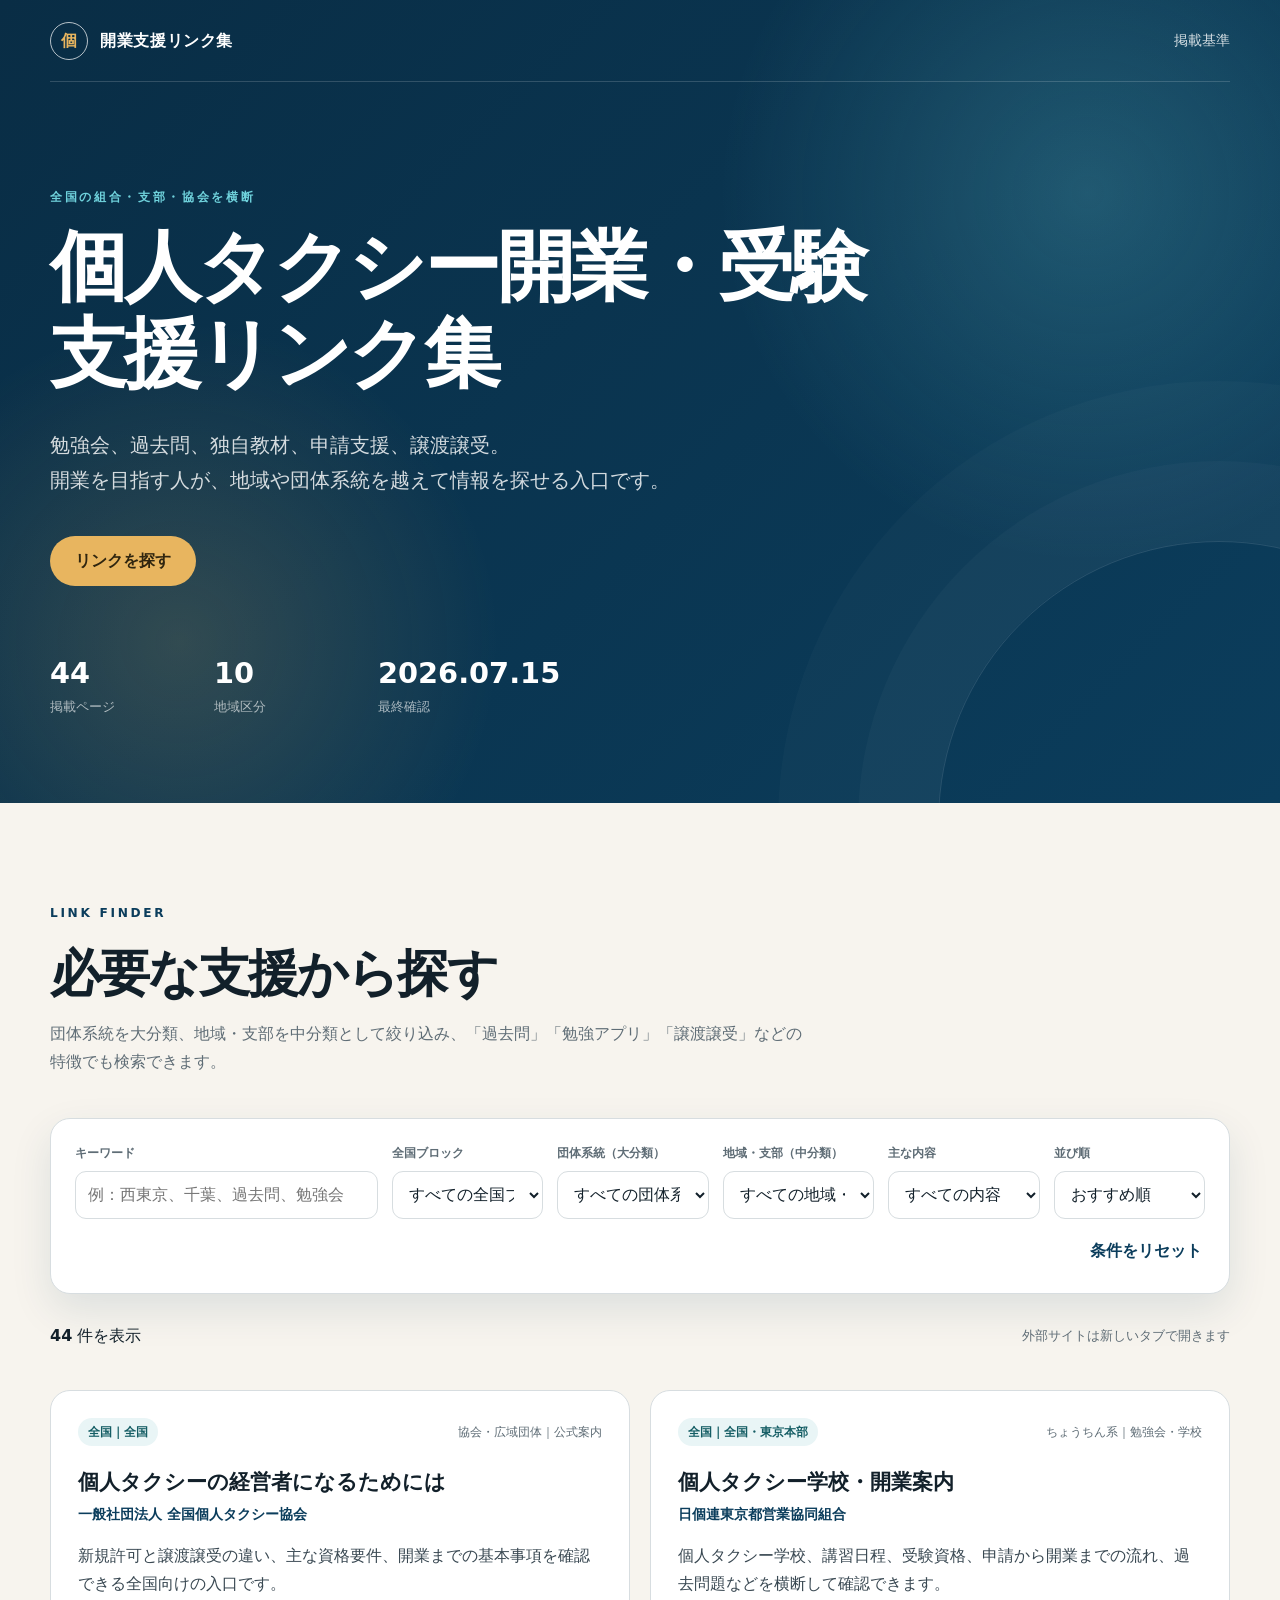
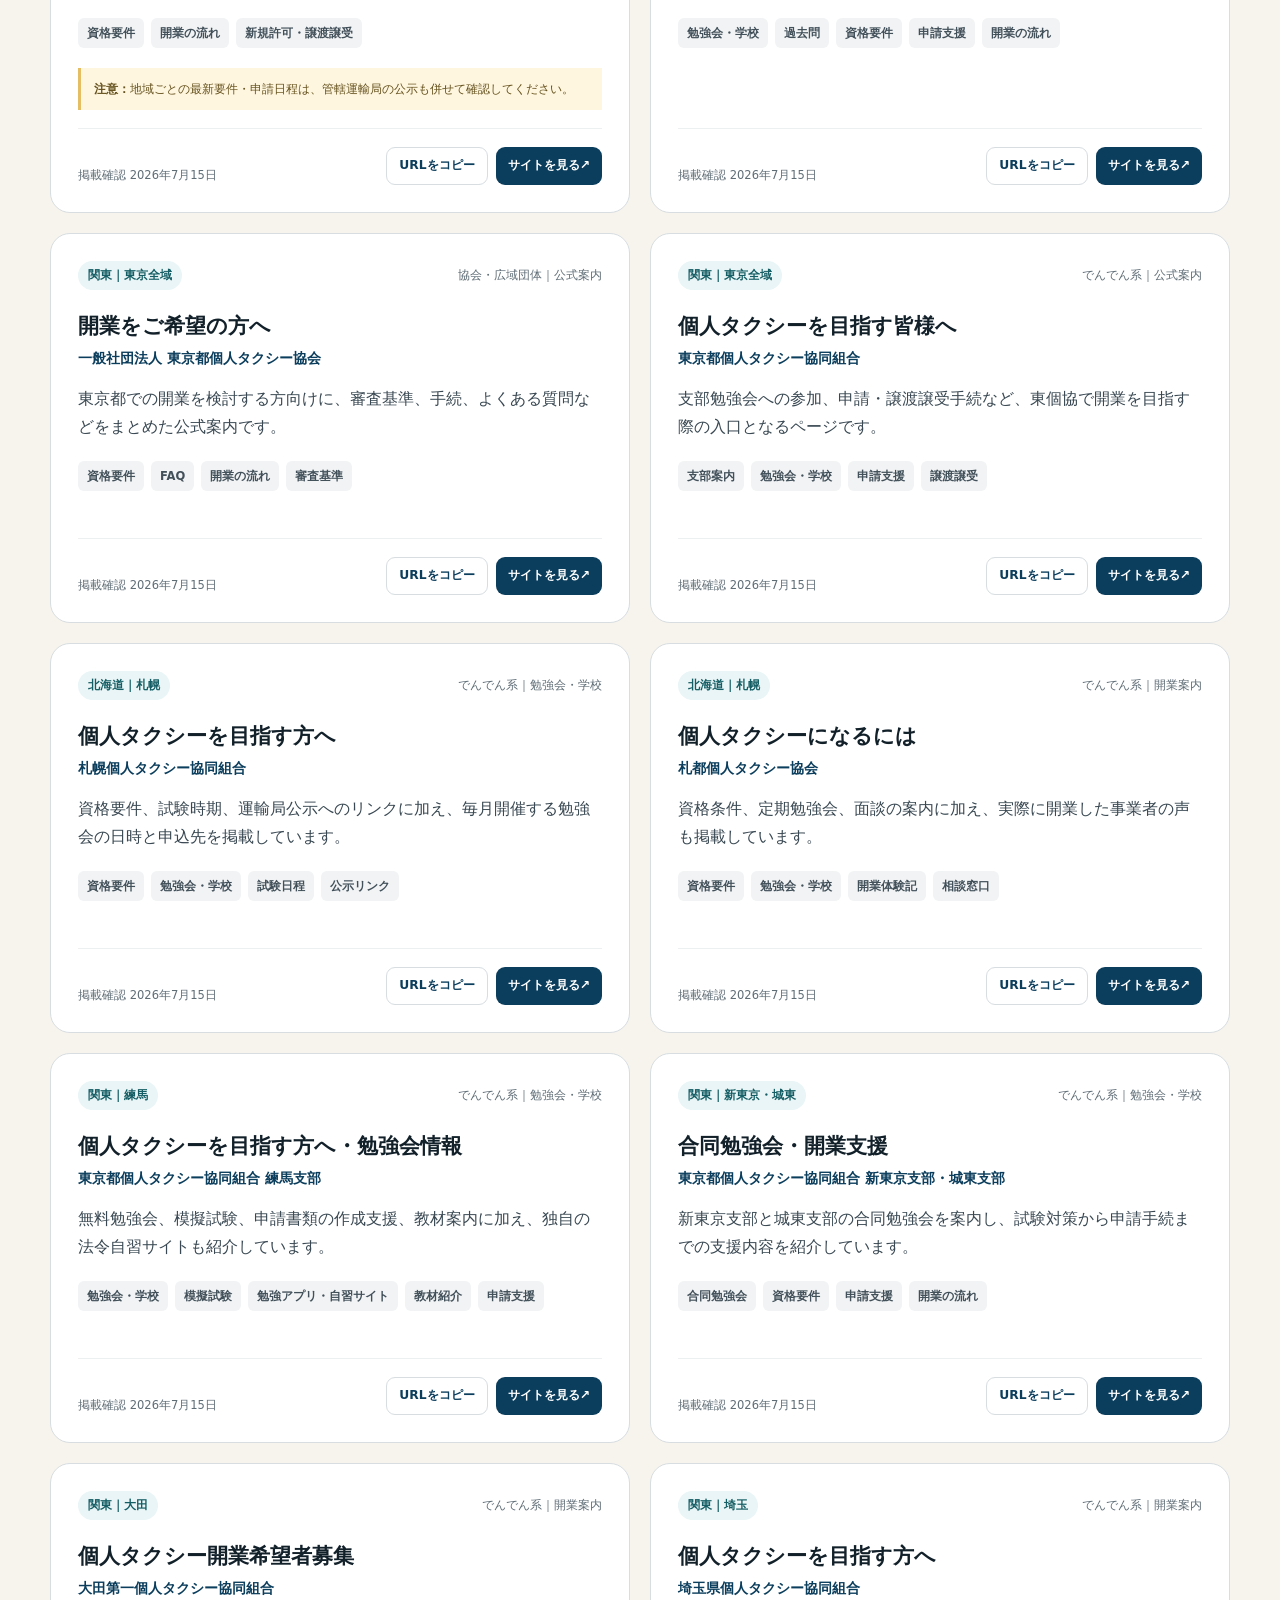
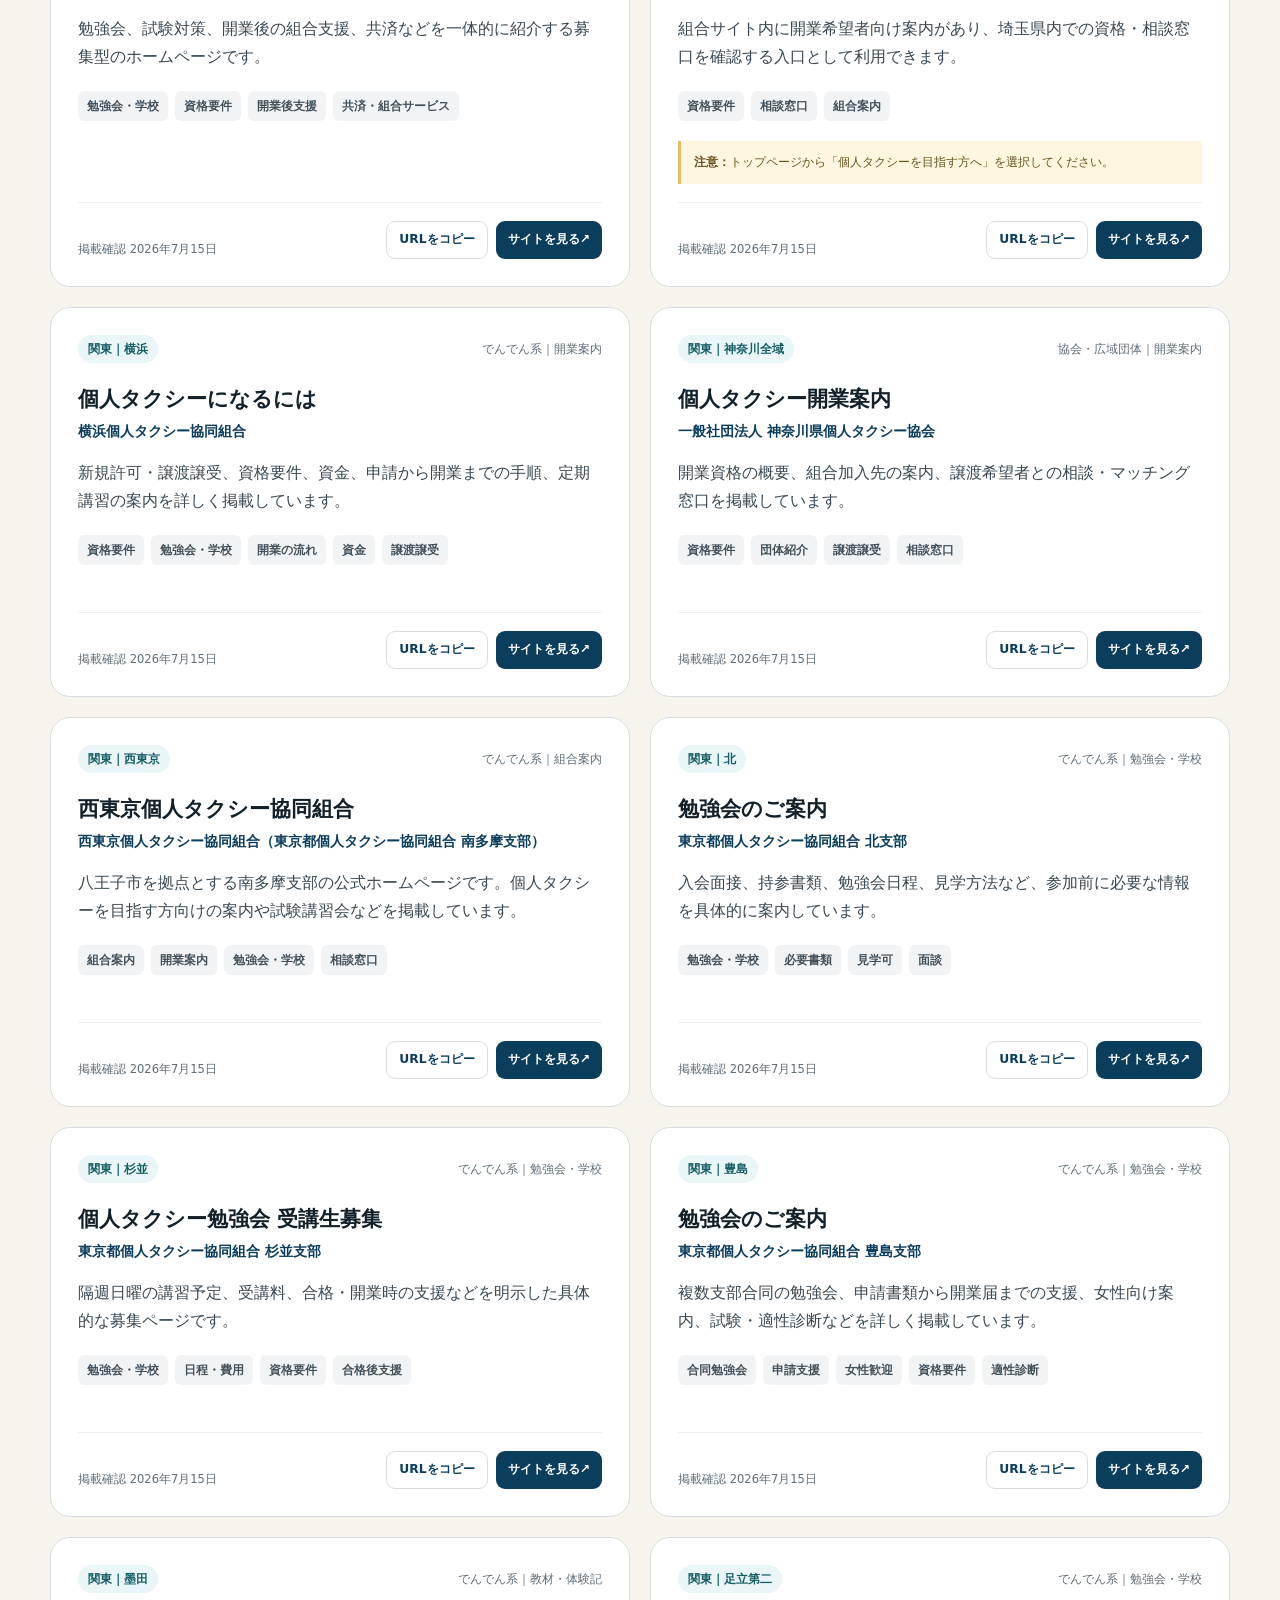
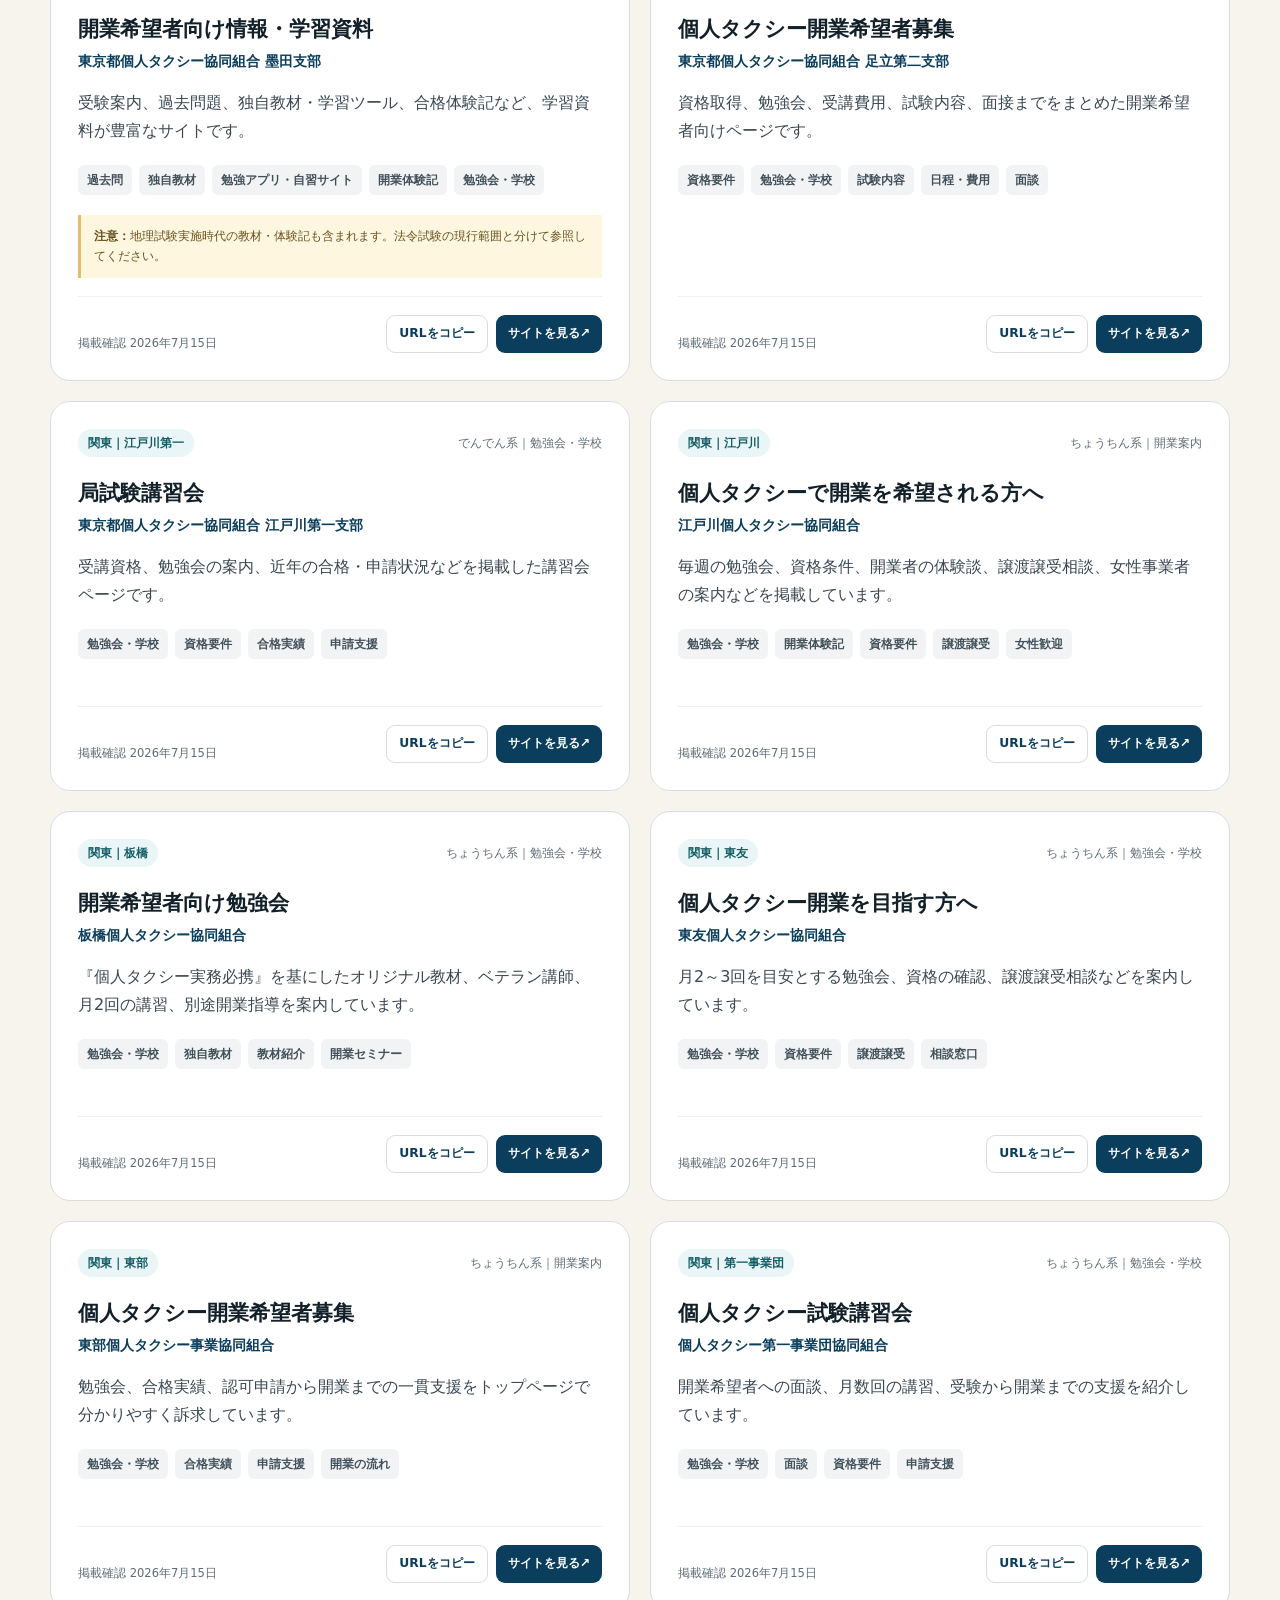
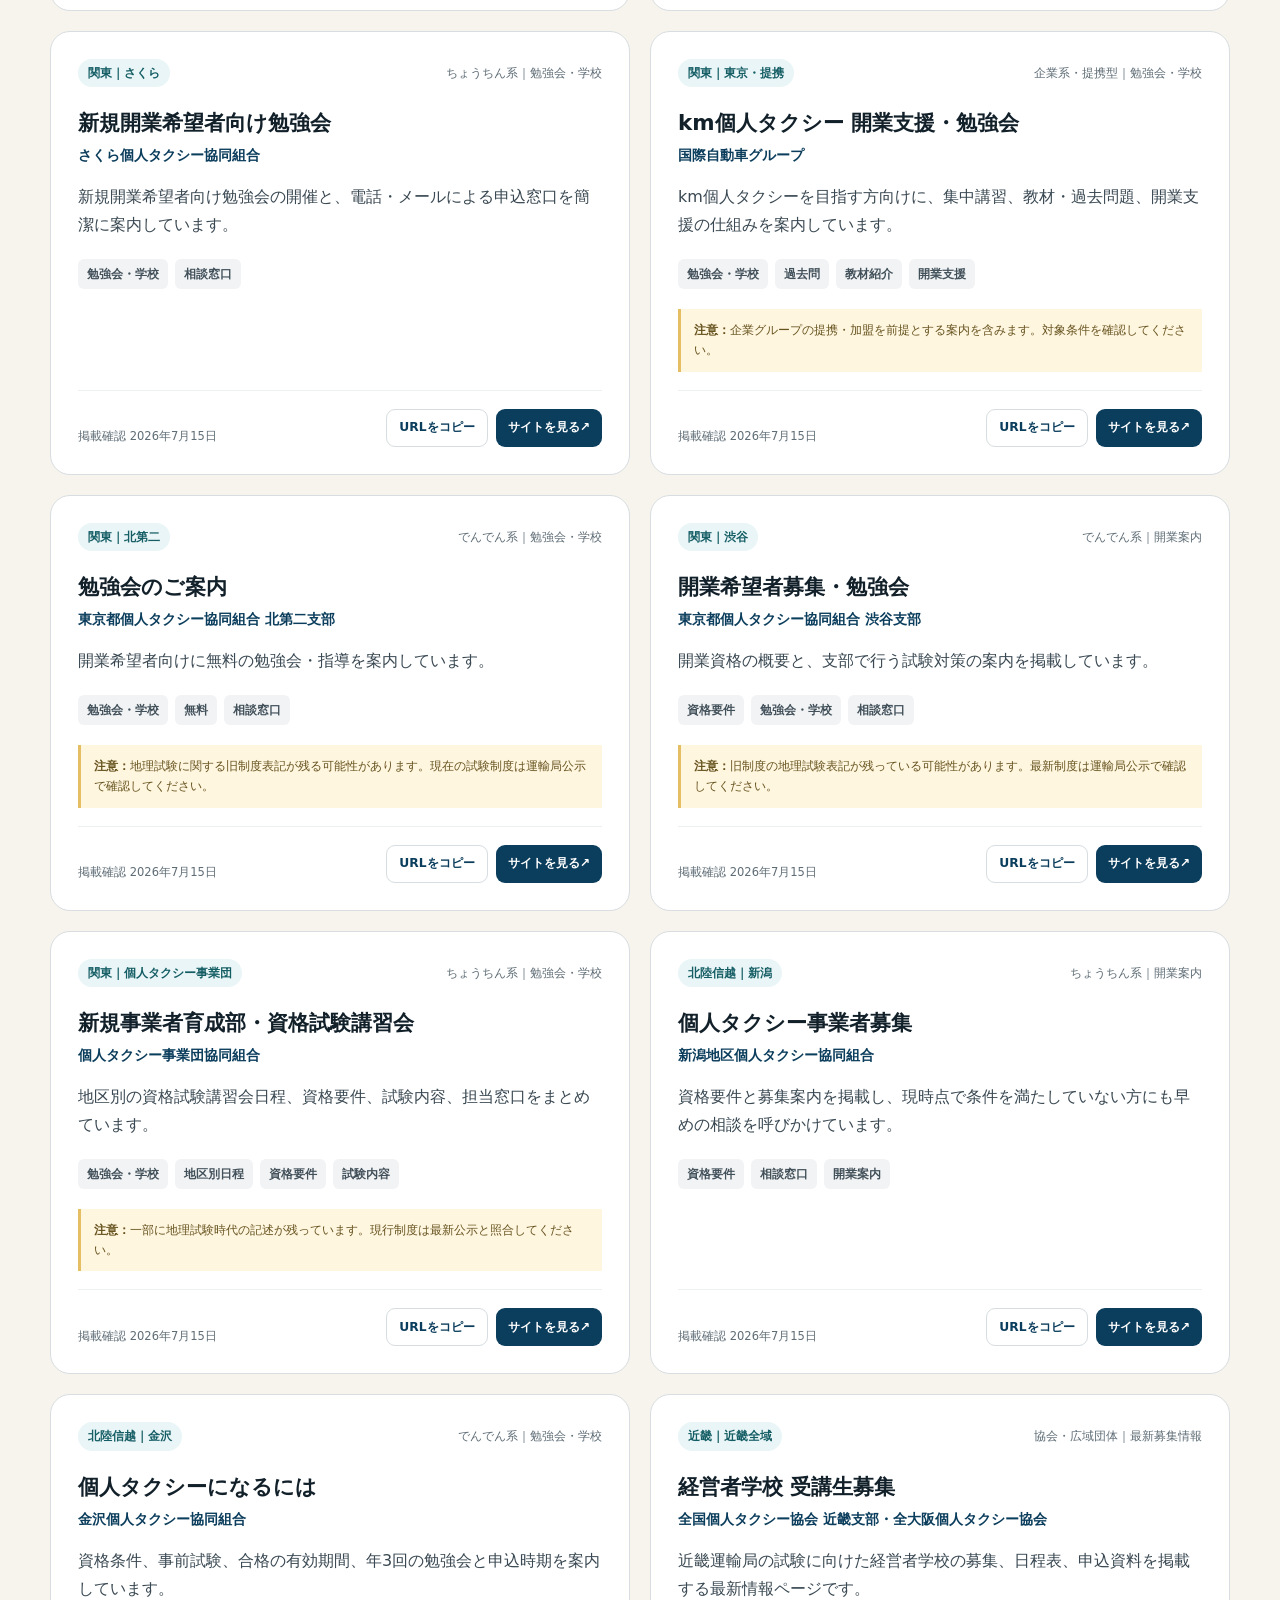
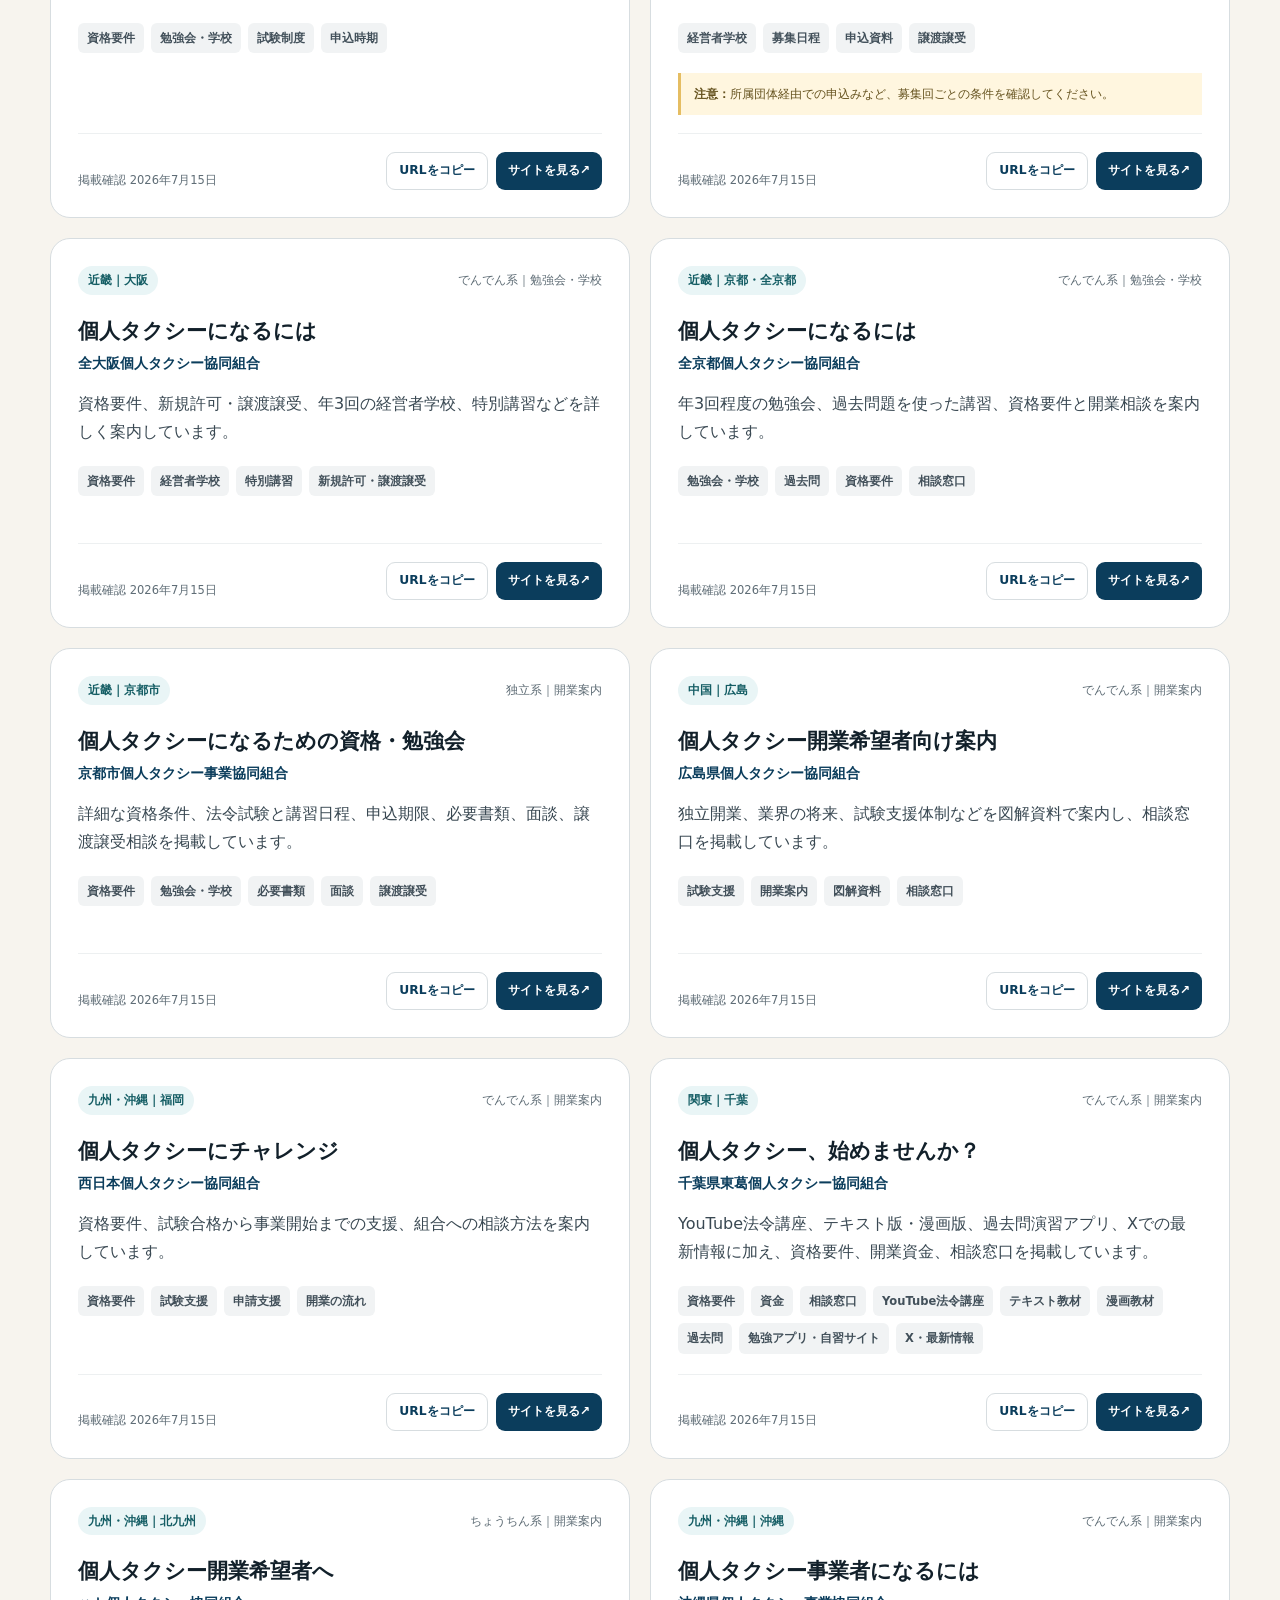
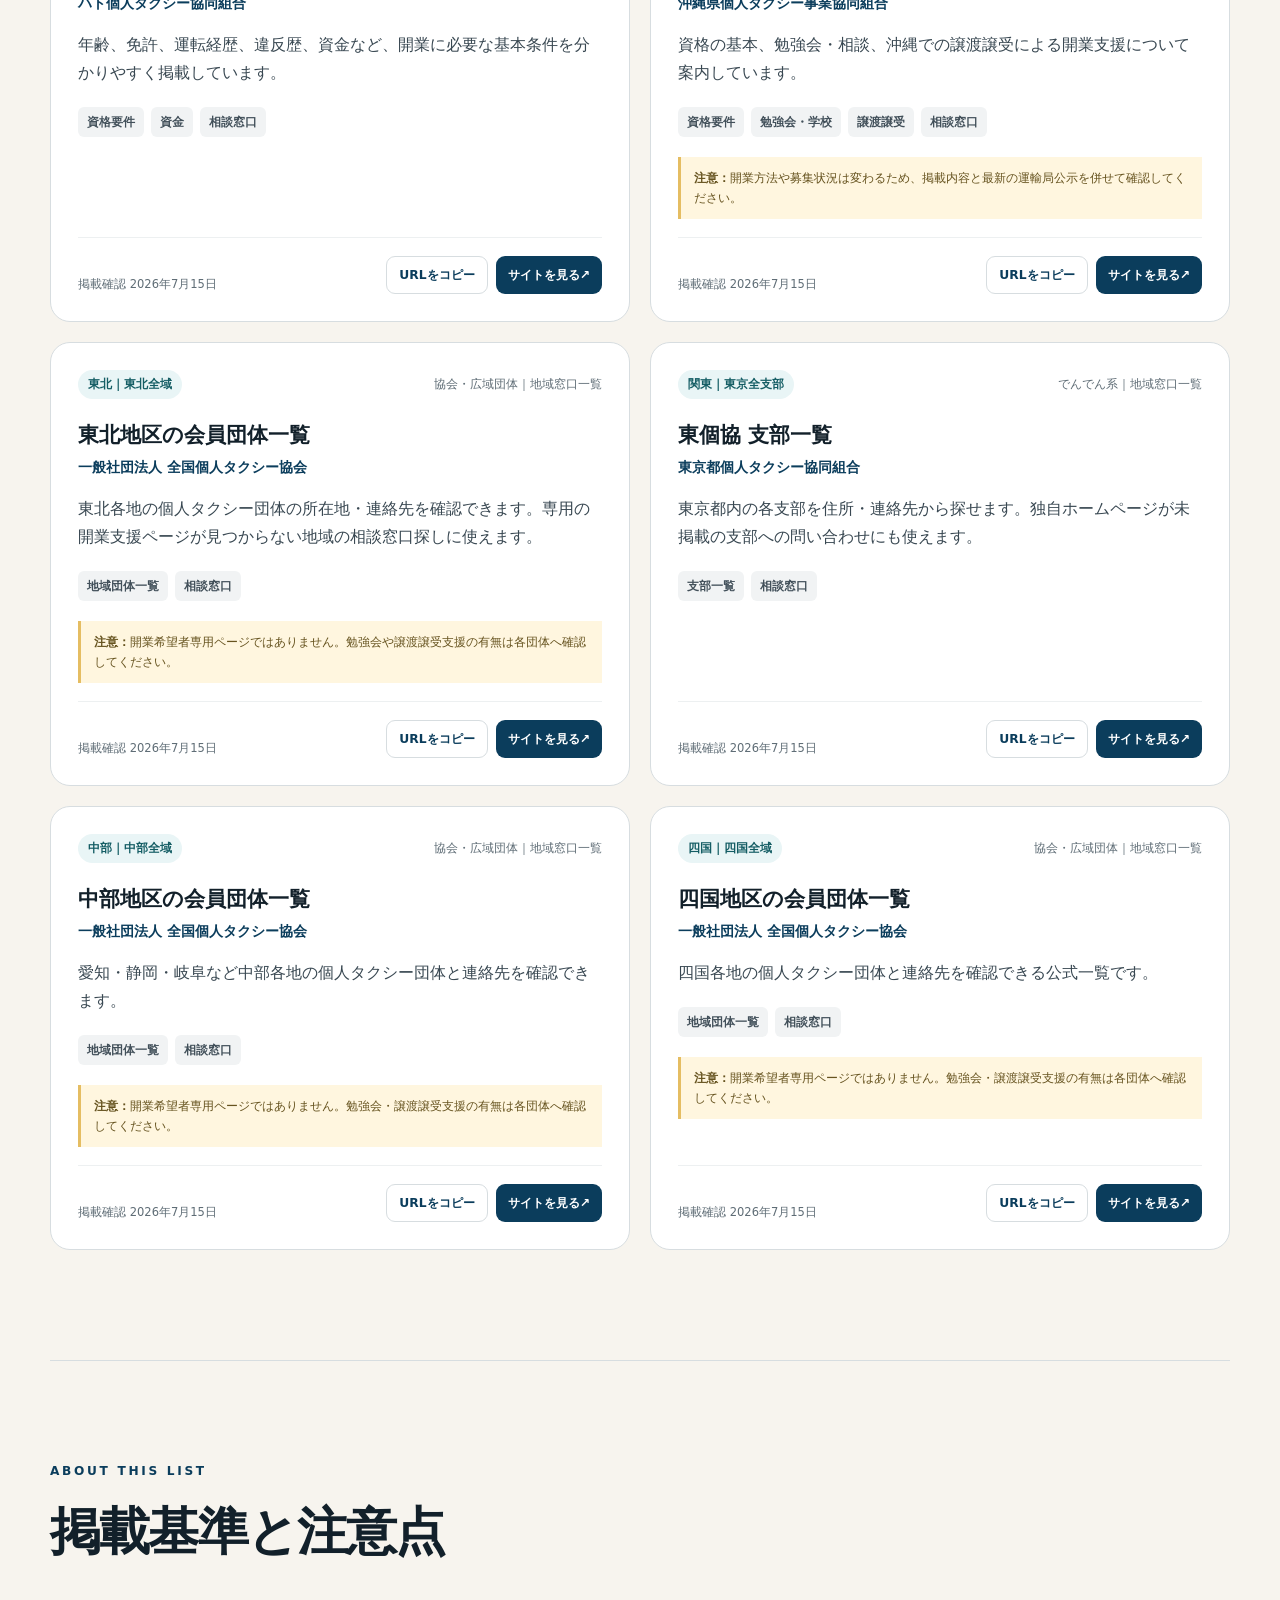
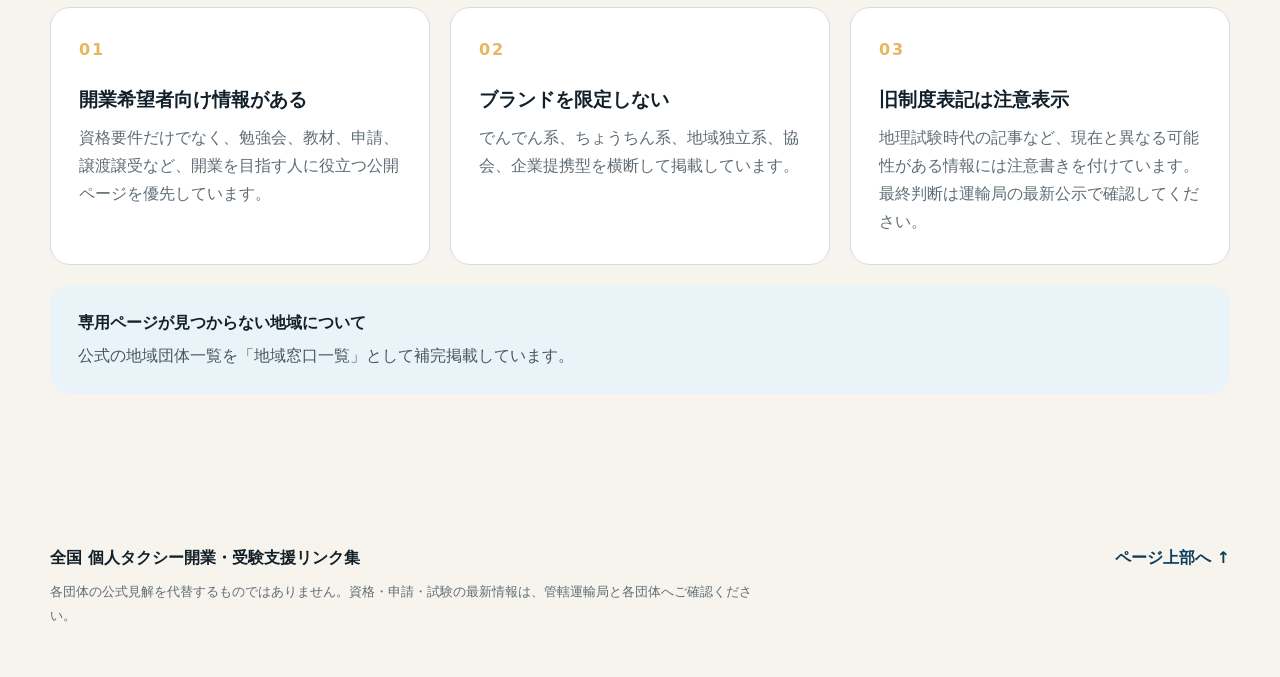
<file: index.html>
<!doctype html>
<html lang="ja">
<head>
  <meta charset="utf-8">
  <meta name="viewport" content="width=device-width, initial-scale=1">
  <meta name="description" content="全国の個人タクシー組合・支部・協会が公開する、開業希望者・受験者向けページを特徴別に探せるリンク集。">
  <meta name="theme-color" content="#0b3d5c">
  <title>全国 個人タクシー開業・受験支援リンク集</title>
  <link rel="stylesheet" href="styles.css">
</head>
<body>
  <a class="skip-link" href="#results">検索結果へ移動</a>
  <header class="hero">
    <nav class="topbar" aria-label="ページ内ナビゲーション">
      <a class="brand" href="#top" aria-label="ページ先頭へ">
        <span class="brand-mark" aria-hidden="true">個</span>
        <span>開業支援リンク集</span>
      </a>
      <div class="nav-links">
        <a href="#about">掲載基準</a>
      </div>
    </nav>

    <div class="hero-inner" id="top">
      <p class="eyebrow">全国の組合・支部・協会を横断</p>
      <h1>個人タクシー開業・<br class="mobile-only">受験支援リンク集</h1>
      <p class="lead">勉強会、過去問、独自教材、申請支援、譲渡譲受。<br>開業を目指す人が、地域や団体系統を越えて情報を探せる入口です。</p>
      <div class="hero-actions">
        <a class="button primary" href="#finder">リンクを探す</a>
      </div>
      <dl class="stats" aria-label="掲載状況">
        <div><dt id="siteCount">—</dt><dd>掲載ページ</dd></div>
        <div><dt id="regionCount">—</dt><dd>地域区分</dd></div>
        <div><dt id="updatedAt">—</dt><dd>最終確認</dd></div>
      </dl>
    </div>
  </header>

  <main>
    <section class="finder" id="finder" aria-labelledby="finder-title">
      <div class="section-heading">
        <p class="eyebrow dark">LINK FINDER</p>
        <h2 id="finder-title">必要な支援から探す</h2>
        <p>団体系統を大分類、地域・支部を中分類として絞り込み、「過去問」「勉強アプリ」「譲渡譲受」などの特徴でも検索できます。</p>
      </div>

      <div class="filters" role="search">
        <label class="search-field">
          <span>キーワード</span>
          <input id="searchInput" type="search" placeholder="例：西東京、千葉、過去問、勉強会" autocomplete="off">
        </label>
        <label>
          <span>全国ブロック</span>
          <select id="regionFilter"><option value="">すべての全国ブロック</option></select>
        </label>
        <label>
          <span>団体系統（大分類）</span>
          <select id="systemFilter"><option value="">すべての団体系統</option></select>
        </label>
        <label>
          <span>地域・支部（中分類）</span>
          <select id="areaFilter"><option value="">すべての地域・支部</option></select>
        </label>
        <label>
          <span>主な内容</span>
          <select id="featureFilter"><option value="">すべての内容</option></select>
        </label>
        <label>
          <span>並び順</span>
          <select id="sortSelect">
            <option value="recommended">おすすめ順</option>
            <option value="region">地域順</option>
            <option value="name">名称順</option>
            <option value="recent">確認日の新しい順</option>
          </select>
        </label>
        <button id="resetButton" class="reset-button" type="button">条件をリセット</button>
      </div>

      <div class="result-bar">
        <p><strong id="resultCount">0</strong> 件を表示</p>
        <p class="result-note">外部サイトは新しいタブで開きます</p>
      </div>
      <div id="statusMessage" class="status-message" role="status" aria-live="polite"></div>
      <div id="results" class="card-grid" aria-live="polite"></div>
      <div id="emptyState" class="empty-state" hidden>
        <h3>該当するページがありません</h3>
        <p>検索語を短くするか、絞り込みを解除してください。</p>
      </div>
    </section>

    <section class="about-section" id="about">
      <div class="section-heading compact">
        <p class="eyebrow dark">ABOUT THIS LIST</p>
        <h2>掲載基準と注意点</h2>
      </div>
      <div class="info-grid">
        <article>
          <span class="info-number">01</span>
          <h3>開業希望者向け情報がある</h3>
          <p>資格要件だけでなく、勉強会、教材、申請、譲渡譲受など、開業を目指す人に役立つ公開ページを優先しています。</p>
        </article>
        <article>
          <span class="info-number">02</span>
          <h3>ブランドを限定しない</h3>
          <p>でんでん系、ちょうちん系、地域独立系、協会、企業提携型を横断して掲載しています。</p>
        </article>
        <article>
          <span class="info-number">03</span>
          <h3>旧制度表記は注意表示</h3>
          <p>地理試験時代の記事など、現在と異なる可能性がある情報には注意書きを付けています。最終判断は運輸局の最新公示で確認してください。</p>
        </article>
      </div>
      <div class="coverage-note">
        <strong>専用ページが見つからない地域について</strong>
        <p>公式の地域団体一覧を「地域窓口一覧」として補完掲載しています。</p>
      </div>
    </section>


  </main>

  <footer>
    <div>
      <strong>全国 個人タクシー開業・受験支援リンク集</strong>
      <p>各団体の公式見解を代替するものではありません。資格・申請・試験の最新情報は、管轄運輸局と各団体へご確認ください。</p>
    </div>
    <a href="#top">ページ上部へ ↑</a>
  </footer>

  <template id="cardTemplate">
    <article class="link-card">
      <div class="card-topline">
        <span class="region-badge"></span>
        <span class="category-label"></span>
      </div>
      <h3></h3>
      <p class="organization"></p>
      <p class="summary"></p>
      <div class="feature-list" aria-label="掲載内容"></div>
      <div class="caution" hidden></div>
      <div class="card-footer">
        <span class="verified"></span>
        <div class="card-actions">
          <button class="copy-button" type="button">URLをコピー</button>
          <a class="visit-button" target="_blank" rel="noopener noreferrer">サイトを見る <span aria-hidden="true">↗</span></a>
        </div>
      </div>
    </article>
  </template>

  <script src="app.js" defer></script>
</body>
</html>
</file>
<file: styles.css>
:root {
  --ink: #12202a;
  --muted: #5f6d76;
  --paper: #f7f4ee;
  --white: #ffffff;
  --navy: #0b3d5c;
  --navy-2: #092d45;
  --cyan: #6fd2dc;
  --gold: #e8b55f;
  --line: #d7dde0;
  --warning-bg: #fff6df;
  --warning-border: #e5bd62;
  --shadow: 0 16px 42px rgba(11, 61, 92, .11);
  --radius: 20px;
}
* { box-sizing: border-box; }
html { scroll-behavior: smooth; }
body {
  margin: 0;
  font-family: "Noto Sans JP", "Yu Gothic", "Hiragino Kaku Gothic ProN", system-ui, sans-serif;
  color: var(--ink);
  background: var(--paper);
  line-height: 1.75;
}
a { color: inherit; }
button, input, select { font: inherit; }
.skip-link {
  position: absolute; left: -9999px; top: 8px; z-index: 100;
  padding: .65rem 1rem; background: #fff; color: #000;
}
.skip-link:focus { left: 8px; }
.hero {
  color: var(--white);
  background:
    radial-gradient(circle at 85% 24%, rgba(111,210,220,.22), transparent 23rem),
    radial-gradient(circle at 14% 80%, rgba(232,181,95,.18), transparent 20rem),
    linear-gradient(135deg, var(--navy-2), var(--navy));
  min-height: 700px;
  position: relative;
  overflow: hidden;
}
.hero::after {
  content: "";
  position: absolute;
  width: 560px; height: 560px;
  border: 1px solid rgba(255,255,255,.12);
  border-radius: 50%; right: -220px; bottom: -300px;
  box-shadow: 0 0 0 80px rgba(255,255,255,.025), 0 0 0 160px rgba(255,255,255,.018);
}
.topbar, .hero-inner, main > section, footer {
  width: min(1180px, calc(100% - 40px));
  margin-inline: auto;
}
.topbar {
  height: 82px;
  display: flex; align-items: center; justify-content: space-between;
  border-bottom: 1px solid rgba(255,255,255,.16);
  position: relative; z-index: 2;
}
.brand { display: flex; align-items: center; gap: 12px; font-weight: 800; text-decoration: none; letter-spacing: .04em; }
.brand-mark {
  width: 38px; height: 38px; border: 1px solid rgba(255,255,255,.7); border-radius: 50%;
  display: grid; place-items: center; color: var(--gold);
}
.nav-links { display: flex; gap: 26px; }
.nav-links a { text-decoration: none; font-size: .9rem; color: rgba(255,255,255,.82); }
.nav-links a:hover { color: #fff; }
.hero-inner { padding: 105px 0 84px; position: relative; z-index: 1; }
.eyebrow { margin: 0 0 16px; font-size: .76rem; letter-spacing: .22em; font-weight: 800; color: var(--cyan); }
.eyebrow.dark { color: var(--navy); }
h1 { margin: 0; font-size: clamp(2.55rem, 6vw, 5.25rem); line-height: 1.13; letter-spacing: -.045em; max-width: 880px; }
.lead { margin: 30px 0 0; font-size: clamp(1rem, 2vw, 1.25rem); color: rgba(255,255,255,.82); }
.hero-actions { display: flex; gap: 12px; margin-top: 38px; }
.button { display: inline-flex; min-height: 50px; align-items: center; justify-content: center; padding: 0 25px; border-radius: 999px; text-decoration: none; font-weight: 800; }
.button.primary { background: var(--gold); color: #2f250f; }
.button.secondary { border: 1px solid rgba(255,255,255,.45); color: #fff; }
.button:hover { transform: translateY(-1px); }
.stats { display: flex; gap: 54px; margin: 72px 0 0; }
.stats div { min-width: 110px; }
.stats dt { font-size: 1.8rem; font-weight: 850; line-height: 1.1; }
.stats dd { margin: 7px 0 0; color: rgba(255,255,255,.64); font-size: .82rem; }
.finder { padding: 100px 0 110px; }
.section-heading { max-width: 760px; }
.section-heading h2 { margin: 0; font-size: clamp(2rem, 4vw, 3.5rem); line-height: 1.25; letter-spacing: -.035em; }
.section-heading > p:last-child { color: var(--muted); margin-top: 15px; }
.section-heading.compact { margin-bottom: 44px; }
.filters {
  margin-top: 42px; padding: 24px;
  display: grid; grid-template-columns: 2fr repeat(5, 1fr); gap: 14px;
  background: var(--white); border: 1px solid var(--line); border-radius: var(--radius); box-shadow: var(--shadow);
}
.filters label { display: flex; flex-direction: column; gap: 7px; }
.filters label > span { font-size: .76rem; color: var(--muted); font-weight: 700; }
.filters input, .filters select {
  width: 100%; height: 48px; border: 1px solid var(--line); border-radius: 11px; padding: 0 12px; background: #fff; color: var(--ink);
}
.filters input:focus, .filters select:focus { outline: 3px solid rgba(111,210,220,.33); border-color: var(--navy); }
.reset-button {
  grid-column: 1 / -1; justify-self: end;
  border: 0; background: transparent; color: var(--navy); font-weight: 800; cursor: pointer; padding: 4px 3px;
}
.result-bar { display: flex; justify-content: space-between; align-items: center; margin: 28px 0 18px; }
.result-bar p { margin: 0; }
.result-note { color: var(--muted); font-size: .84rem; }
.status-message { min-height: 1.5em; color: var(--navy); font-size: .9rem; }
.card-grid { display: grid; grid-template-columns: repeat(2, minmax(0, 1fr)); gap: 20px; }
.link-card {
  background: var(--white); border: 1px solid var(--line); border-radius: var(--radius); padding: 27px;
  display: flex; flex-direction: column; min-height: 390px; transition: transform .18s ease, box-shadow .18s ease, border-color .18s ease;
}
.link-card:hover { transform: translateY(-3px); box-shadow: var(--shadow); border-color: #bfcdd4; }
.card-topline { display: flex; align-items: center; justify-content: space-between; gap: 10px; }
.region-badge { padding: 4px 10px; border-radius: 999px; background: #e9f5f6; color: #145d64; font-size: .73rem; font-weight: 800; }
.category-label { color: var(--muted); font-size: .73rem; text-align: right; }
.link-card h3 { margin: 20px 0 5px; font-size: 1.34rem; line-height: 1.45; }
.organization { margin: 0 0 15px; color: var(--navy); font-weight: 750; font-size: .88rem; }
.summary { margin: 0; color: #394852; }
.feature-list { display: flex; flex-wrap: wrap; gap: 7px; margin: 20px 0; }
.feature-chip { padding: 5px 9px; border-radius: 6px; background: #f1f3f4; color: #42505a; font-size: .72rem; font-weight: 700; }
.caution { margin: 0 0 18px; padding: 11px 13px; border-left: 3px solid var(--warning-border); background: var(--warning-bg); color: #66531f; font-size: .77rem; line-height: 1.65; }
.caution::before { content: "注意："; font-weight: 900; }
.card-footer { margin-top: auto; padding-top: 18px; border-top: 1px solid #edf0f1; display: flex; align-items: flex-end; justify-content: space-between; gap: 12px; }
.verified { color: var(--muted); font-size: .72rem; }
.card-actions { display: flex; gap: 8px; align-items: center; }
.copy-button, .visit-button { min-height: 38px; display: inline-flex; align-items: center; justify-content: center; border-radius: 9px; padding: 0 12px; font-size: .77rem; font-weight: 800; text-decoration: none; }
.copy-button { border: 1px solid var(--line); background: #fff; color: var(--navy); cursor: pointer; }
.visit-button { background: var(--navy); color: #fff; }
.empty-state { text-align: center; padding: 70px 20px; border: 1px dashed #aeb9bf; border-radius: var(--radius); }
.empty-state h3 { margin: 0; }
.empty-state p { color: var(--muted); }
.about-section { padding: 100px 0; border-top: 1px solid var(--line); }
.info-grid { display: grid; grid-template-columns: repeat(3, 1fr); gap: 20px; }
.info-grid article { background: #fff; border-radius: var(--radius); padding: 28px; border: 1px solid var(--line); }
.info-number { color: var(--gold); font-weight: 900; letter-spacing: .12em; }
.info-grid h3 { margin: 20px 0 8px; }
.info-grid p { margin: 0; color: var(--muted); }
.coverage-note { margin-top: 20px; padding: 24px 28px; border-radius: var(--radius); background: #eaf3f7; }
.coverage-note p { margin: 5px 0 0; color: #455861; }
footer { padding: 50px 0; display: flex; justify-content: space-between; gap: 30px; align-items: flex-start; }
footer p { margin: 8px 0 0; color: var(--muted); max-width: 720px; font-size: .84rem; }
footer > a { color: var(--navy); font-weight: 800; text-decoration: none; white-space: nowrap; }
.mobile-only { display: none; }
@media (max-width: 1000px) {
  .filters { grid-template-columns: repeat(2, 1fr); }
  .search-field { grid-column: 1 / -1; }
  .info-grid { grid-template-columns: 1fr; }
}
@media (max-width: 760px) {
  .hero { min-height: auto; }
  .topbar, .hero-inner, main > section, footer { width: min(100% - 28px, 1180px); }
  .topbar { height: 68px; }
  .brand span:last-child { font-size: .88rem; }
  .nav-links { display: none; }
  .hero-inner { padding: 72px 0 62px; }
  .mobile-only { display: initial; }
  .lead br { display: none; }
  .hero-actions { flex-direction: column; align-items: stretch; max-width: 340px; }
  .stats { gap: 20px; justify-content: space-between; margin-top: 52px; }
  .stats div { min-width: 0; }
  .stats dt { font-size: 1.35rem; }
  .finder, .about-section { padding: 72px 0; }
  .filters { grid-template-columns: 1fr; padding: 17px; }
  .search-field { grid-column: auto; }
  .reset-button { grid-column: auto; justify-self: start; }
  .result-bar { align-items: flex-start; }
  .result-note { display: none; }
  .card-grid { grid-template-columns: 1fr; }
  .link-card { min-height: 0; padding: 22px; }
  .card-footer { flex-direction: column; align-items: stretch; }
  .card-actions { display: grid; grid-template-columns: 1fr 1.4fr; }
  .copy-button, .visit-button { width: 100%; }
  footer { flex-direction: column; padding: 38px 0; }
}
@media (prefers-reduced-motion: reduce) {
  html { scroll-behavior: auto; }
  *, *::before, *::after { transition: none !important; }
}
</file>
